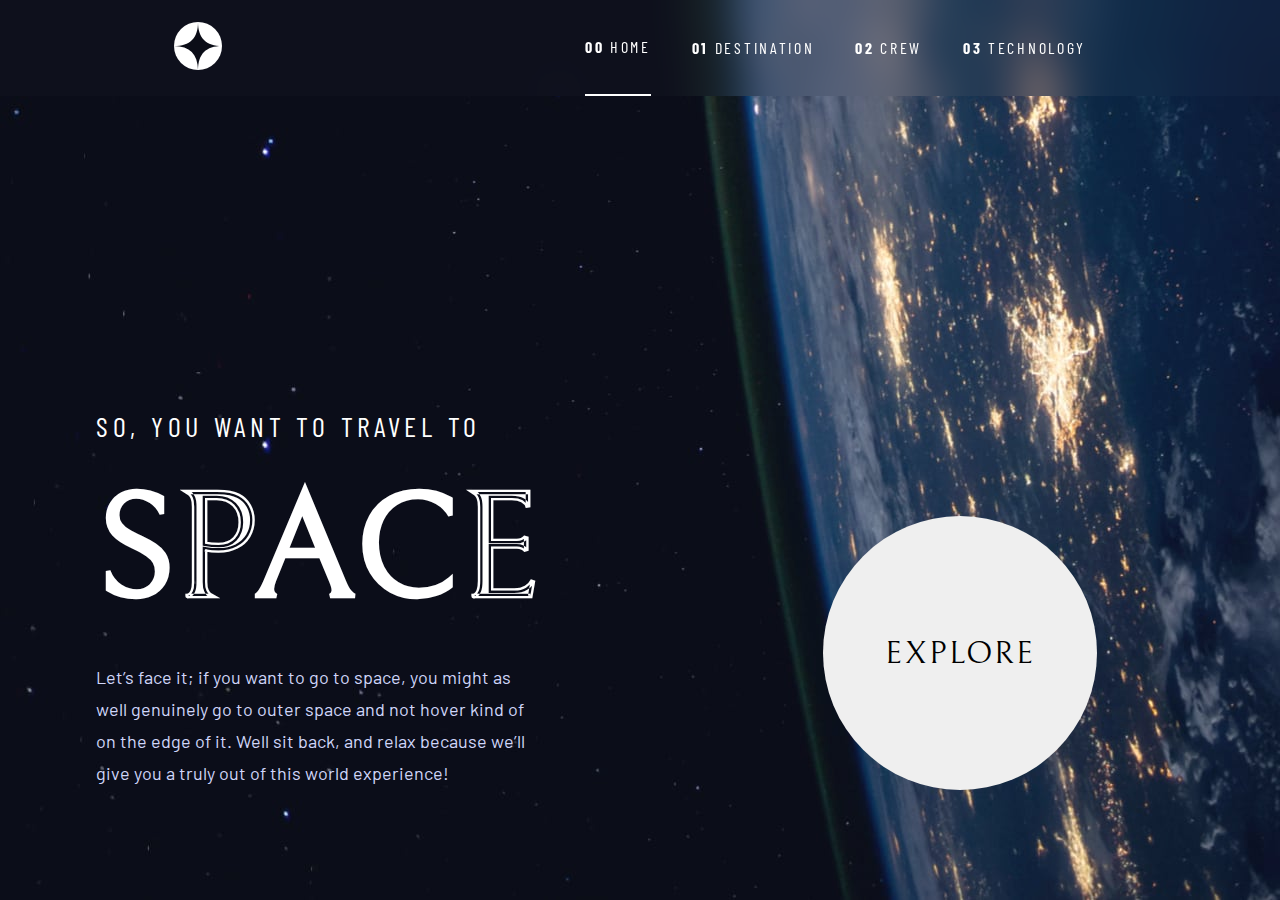
<file: index.html>
<!DOCTYPE html>
<html id="homeHtml" lang="en">
<head>
    <meta charset="UTF-8">
    <meta name="viewport" content="width=device-width, initial-scale=1.0">
    <link rel="icon" href="/assets/favicon-32x32.png">
    <link rel="stylesheet" href="styles.css">
    <link rel="preconnect" href="https://fonts.googleapis.com">
    <link rel="preconnect" href="https://fonts.gstatic.com" crossorigin>
    <link href="https://fonts.googleapis.com/css2?family=Bellefair&family=Fraunces:ital,opsz,wght@0,9..144,100..900;1,9..144,100..900&family=Montserrat:ital,wght@0,100..900;1,100..900&family=Pirata+One&display=swap" rel="stylesheet">
    <link rel="preconnect" href="https://fonts.googleapis.com">
    <link rel="preconnect" href="https://fonts.gstatic.com" crossorigin>
    <link href="https://fonts.googleapis.com/css2?family=Barlow+Condensed:ital,wght@0,100;0,200;0,300;0,400;0,500;0,600;0,700;0,800;0,900;1,100;1,200;1,300;1,400;1,500;1,600;1,700;1,800;1,900&family=Bellefair&family=Fraunces:ital,opsz,wght@0,9..144,100..900;1,9..144,100..900&family=Montserrat:ital,wght@0,100..900;1,100..900&family=Pirata+One&display=swap" rel="stylesheet">
    <link rel="preconnect" href="https://fonts.googleapis.com">
    <link rel="preconnect" href="https://fonts.gstatic.com" crossorigin>
    <link href="https://fonts.googleapis.com/css2?family=Barlow+Condensed:ital,wght@0,100;0,200;0,300;0,400;0,500;0,600;0,700;0,800;0,900;1,100;1,200;1,300;1,400;1,500;1,600;1,700;1,800;1,900&family=Barlow:ital,wght@0,100;0,200;0,300;0,400;0,500;0,600;0,700;0,800;0,900;1,100;1,200;1,300;1,400;1,500;1,600;1,700;1,800;1,900&family=Bellefair&family=Fraunces:ital,opsz,wght@0,9..144,100..900;1,9..144,100..900&family=Montserrat:ital,wght@0,100..900;1,100..900&family=Pirata+One&display=swap" rel="stylesheet">
    <title>Space Tourism</title>
</head>
<body>
    <header id="myHeader">
        <div id="navbar">
            <div id="logo">
                <svg xmlns="http://www.w3.org/2000/svg" width="48" height="48"><g fill="none" fill-rule="evenodd"><circle cx="24" cy="24" r="24" fill="#FFF"/><path fill="#0B0D17" d="M24 0c0 16-8 24-24 24 15.718.114 23.718 8.114 24 24 0-16 8-24 24-24-16 0-24-8-24-24z"/></g></svg>
            </div>
            <ul>
                <li style="border-bottom: 2px solid white;"><a href="/index.html"><span class="bold">00</span> HOME</a></li>
                <li ><a href="./Destination.html"><span class="bold">01</span> DESTINATION</a></li>
                <li><a href="./Crew.html"><span class="bold">02</span> CREW</a></li>
                <li><a href="./Technology.html"><span class="bold">03</span> TECHNOLOGY</a></li>
            </ul>
        </div>
    </header>
    <main id="indexMain">
        <div id="container">
            <div id="homeContent">
                <h5>SO, YOU WANT TO TRAVEL TO</h5>
                <h1>SPACE</h1>
                <p>Let’s face it; if you want to go to space, you might as well genuinely go to outer space and not hover kind of on the edge of it. Well sit back, and relax because we’ll give you a truly out of this world experience!</p>
            </div>
        </div>
        <button onclick="location.href = './Destination.html'" id="exploreBtn">EXPLORE</button>
    </main>
</body>
</html>
</file>
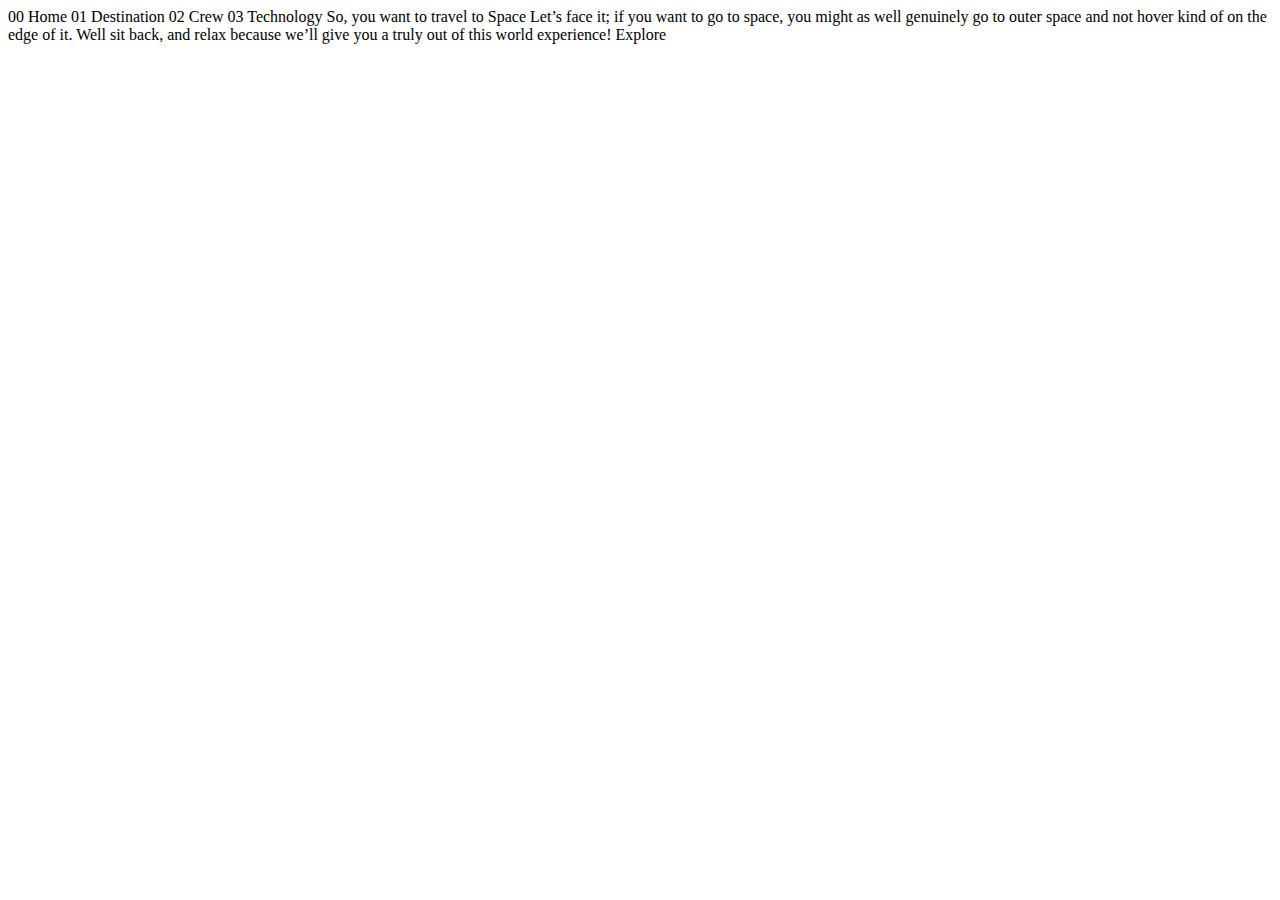
<file: space-tourism-website-main/starter-code/index.html>
<!DOCTYPE html>
<html lang="en">
<head>
  <meta charset="UTF-8">
  <meta name="viewport" content="width=device-width, initial-scale=1.0">

  <link rel="icon" type="image/png" sizes="32x32" href="./assets/favicon-32x32.png">
  
  <title>Frontend Mentor | Space tourism website</title>
</head>
<body>

  00 Home
  01 Destination
  02 Crew
  03 Technology

  So, you want to travel to
  Space
  Let’s face it; if you want to go to space, you might as well genuinely go to 
  outer space and not hover kind of on the edge of it. Well sit back, and relax 
  because we’ll give you a truly out of this world experience!

  Explore

</body>
</html>
</file>
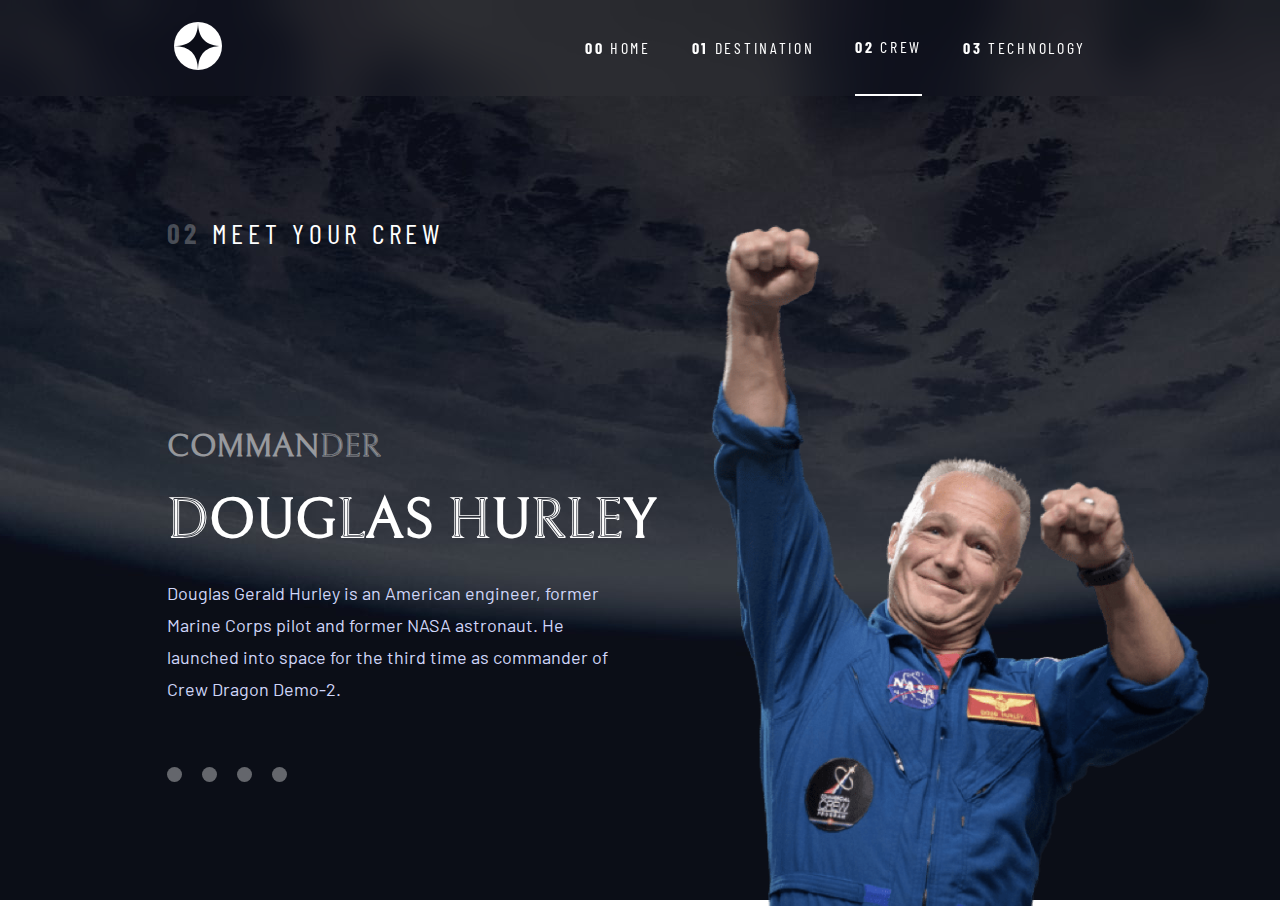
<file: Crew.html>
<!DOCTYPE html>
<html id="crewHtml" lang="en">
<head>
    <meta charset="UTF-8">
    <meta name="viewport" content="width=device-width, initial-scale=1.0">
    <link rel="icon" href="/assets/favicon-32x32.png">
    <link rel="stylesheet" href="styles.css">
    <link rel="preconnect" href="https://fonts.googleapis.com">
    <link rel="preconnect" href="https://fonts.gstatic.com" crossorigin>
    <link href="https://fonts.googleapis.com/css2?family=Bellefair&family=Fraunces:ital,opsz,wght@0,9..144,100..900;1,9..144,100..900&family=Montserrat:ital,wght@0,100..900;1,100..900&family=Pirata+One&display=swap" rel="stylesheet">
    <link rel="preconnect" href="https://fonts.googleapis.com">
    <link rel="preconnect" href="https://fonts.gstatic.com" crossorigin>
    <link href="https://fonts.googleapis.com/css2?family=Barlow+Condensed:ital,wght@0,100;0,200;0,300;0,400;0,500;0,600;0,700;0,800;0,900;1,100;1,200;1,300;1,400;1,500;1,600;1,700;1,800;1,900&family=Bellefair&family=Fraunces:ital,opsz,wght@0,9..144,100..900;1,9..144,100..900&family=Montserrat:ital,wght@0,100..900;1,100..900&family=Pirata+One&display=swap" rel="stylesheet">
    <link rel="preconnect" href="https://fonts.googleapis.com">
    <link rel="preconnect" href="https://fonts.gstatic.com" crossorigin>
    <link href="https://fonts.googleapis.com/css2?family=Barlow+Condensed:ital,wght@0,100;0,200;0,300;0,400;0,500;0,600;0,700;0,800;0,900;1,100;1,200;1,300;1,400;1,500;1,600;1,700;1,800;1,900&family=Barlow:ital,wght@0,100;0,200;0,300;0,400;0,500;0,600;0,700;0,800;0,900;1,100;1,200;1,300;1,400;1,500;1,600;1,700;1,800;1,900&family=Bellefair&family=Fraunces:ital,opsz,wght@0,9..144,100..900;1,9..144,100..900&family=Montserrat:ital,wght@0,100..900;1,100..900&family=Pirata+One&display=swap" rel="stylesheet">
    <title>Space Tourism | Crew</title>
</head>
<body id="crewBody">
    <header id="myHeader">
        <div id="navbar">
            <div id="logo">
                <svg xmlns="http://www.w3.org/2000/svg" width="48" height="48"><g fill="none" fill-rule="evenodd"><circle cx="24" cy="24" r="24" fill="#FFF"/><path fill="#0B0D17" d="M24 0c0 16-8 24-24 24 15.718.114 23.718 8.114 24 24 0-16 8-24 24-24-16 0-24-8-24-24z"/></g></svg>
            </div>
            <ul>
                <li><a href="./index.html"><span class="bold">00</span> HOME</a></li>
                <li><a href="./Destination.html"><span class="bold">01</span> DESTINATION</a></li>
                <li style="border-bottom: 2px solid white;"><a href="./Crew.html"><span class="bold">02</span> CREW</a></li>
                <li><a href="./Technology.html"><span class="bold">03</span> TECHNOLOGY</a></li>
            </ul>
        </div>
    </header>
    <main id="crewMain">
        <div id="crewLeftContainer">
            <h5><span>02</span> MEET YOUR CREW</h5>
            <div id="crewLeftContainerContent">
                <h4 id="jobName">COMMANDER</h4>
                <h1 id="crewName">DOUGLAS HURLEY</h1>
                <p id="crewParagraph">
                    Douglas Gerald Hurley is an American engineer, former Marine Corps pilot 
                    and former NASA astronaut. He launched into space for the third time as 
                    commander of Crew Dragon Demo-2.
                </p>
            </div>
            <nav id="crewNavbar">
                <ul>
                    <li><button id="DHcrewBtn"> </button></li>
                    <li><button id="MScrewBtn"> </button></li>
                    <li><button id="VGcrewBtn"> </button></li>
                    <li><button id="AAcrewBtn"> </button></li>
                </ul>
            </nav>
        </div>
        <div id="crewRightContainer">
            <img id="crewImage" src="/assets/crew/image-douglas-hurley.png" alt="image">
        </div>
    </main>
    <Script src="./Crew.js"></Script>
</body>
</html>
</file>
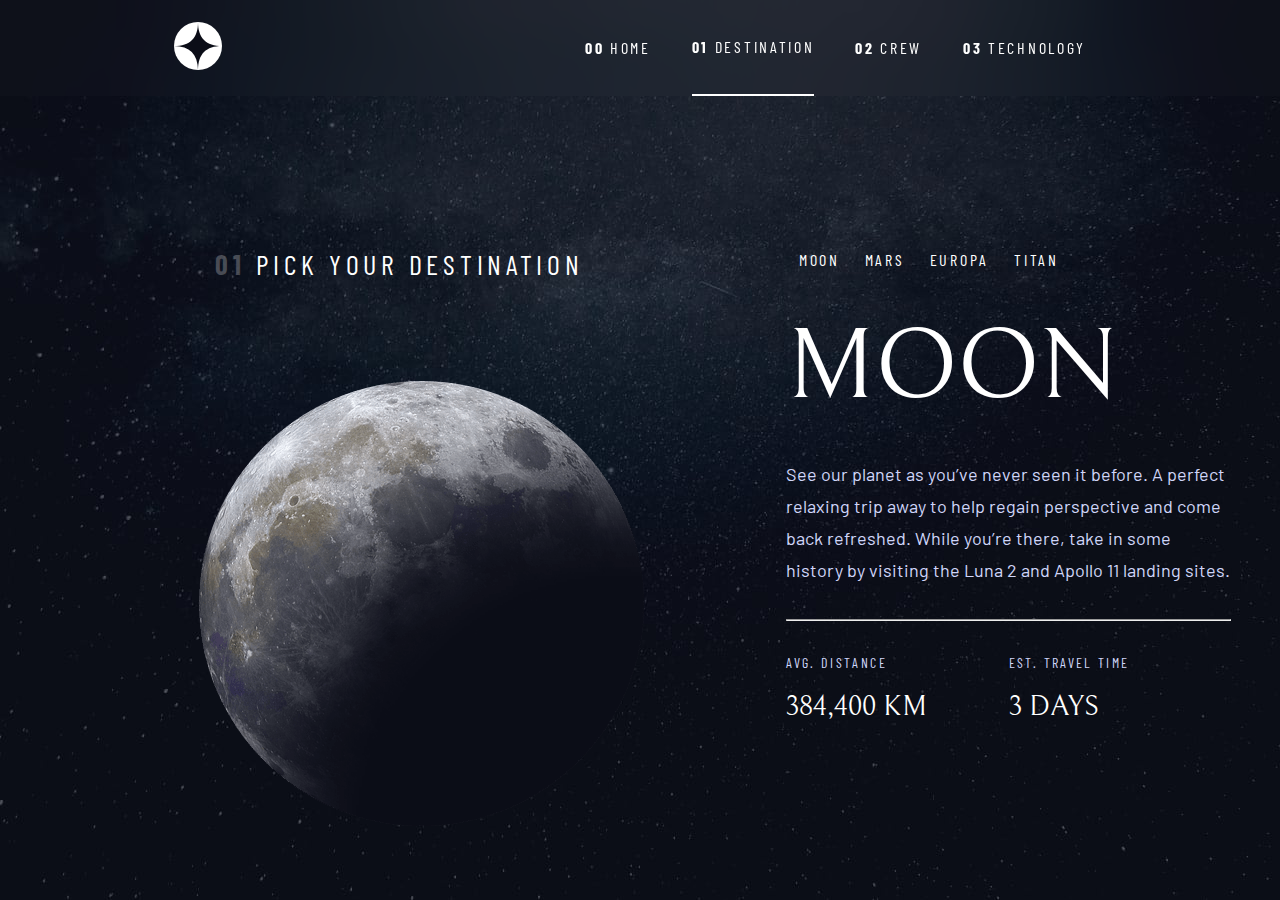
<file: Destination.html>
<!DOCTYPE html>
<html id="destinationHtml" lang="en">
<head>
    <meta charset="UTF-8">
    <meta name="viewport" content="width=device-width, initial-scale=1.0">
    <link rel="icon" href="/assets/favicon-32x32.png">
    <link rel="stylesheet" href="styles.css">
    <link rel="preconnect" href="https://fonts.googleapis.com">
    <link rel="preconnect" href="https://fonts.gstatic.com" crossorigin>
    <link href="https://fonts.googleapis.com/css2?family=Bellefair&family=Fraunces:ital,opsz,wght@0,9..144,100..900;1,9..144,100..900&family=Montserrat:ital,wght@0,100..900;1,100..900&family=Pirata+One&display=swap" rel="stylesheet">
    <link rel="preconnect" href="https://fonts.googleapis.com">
    <link rel="preconnect" href="https://fonts.gstatic.com" crossorigin>
    <link href="https://fonts.googleapis.com/css2?family=Barlow+Condensed:ital,wght@0,100;0,200;0,300;0,400;0,500;0,600;0,700;0,800;0,900;1,100;1,200;1,300;1,400;1,500;1,600;1,700;1,800;1,900&family=Bellefair&family=Fraunces:ital,opsz,wght@0,9..144,100..900;1,9..144,100..900&family=Montserrat:ital,wght@0,100..900;1,100..900&family=Pirata+One&display=swap" rel="stylesheet">
    <link rel="preconnect" href="https://fonts.googleapis.com">
    <link rel="preconnect" href="https://fonts.gstatic.com" crossorigin>
    <link href="https://fonts.googleapis.com/css2?family=Barlow+Condensed:ital,wght@0,100;0,200;0,300;0,400;0,500;0,600;0,700;0,800;0,900;1,100;1,200;1,300;1,400;1,500;1,600;1,700;1,800;1,900&family=Barlow:ital,wght@0,100;0,200;0,300;0,400;0,500;0,600;0,700;0,800;0,900;1,100;1,200;1,300;1,400;1,500;1,600;1,700;1,800;1,900&family=Bellefair&family=Fraunces:ital,opsz,wght@0,9..144,100..900;1,9..144,100..900&family=Montserrat:ital,wght@0,100..900;1,100..900&family=Pirata+One&display=swap" rel="stylesheet">
    <title>Space Tourism | Destination</title>
</head>
<body id="destinationBody">
    <header id="myHeader">
        <div id="navbar">
            <div id="logo">
                <svg xmlns="http://www.w3.org/2000/svg" width="48" height="48"><g fill="none" fill-rule="evenodd"><circle cx="24" cy="24" r="24" fill="#FFF"/><path fill="#0B0D17" d="M24 0c0 16-8 24-24 24 15.718.114 23.718 8.114 24 24 0-16 8-24 24-24-16 0-24-8-24-24z"/></g></svg>
            </div>
            <ul>
                <li><a href="./index.html"><span class="bold">00</span> HOME</a></li>
                <li style="border-bottom: 2px solid white;"><a href="./Destination.html"><span class="bold">01</span> DESTINATION</a></li>
                <li><a href="./Crew.html"><span class="bold">02</span> CREW</a></li>
                <li><a href="./Technology.html"><span class="bold">03</span> TECHNOLOGY</a></li>
            </ul>
        </div>
    </header>
    <main id="destinationMain">
        <div class="leftContent">
            <h5><span>01</span> PICK YOUR DESTINATION</h5>
            <div id="image">
                <img id="planetImage" src="/assets/destination/image-moon.png" alt="moon">
            </div>
        </div>
        <div id="rightContainer">
            <nav id="destinationNavbar">
                <ul>
                    <li><button class="button" id="moonBtn">MOON</button></li>
                    <li><button class="button" id="marsBtn">MARS</button></li>
                    <li><button class="button" id="europaBtn">EUROPA</button></li>
                    <li><button class="button" id="titanBtn">TITAN</button></li>
                </ul>
            </nav>
            <div id="title"><h2 id="titleOfPlanet">MOON</h2></div>
                <div id="paragraph">
                    <p id="paragraphOfPlanet">
                        See our planet as you’ve never seen it before. A perfect relaxing trip away to help regain perspective and come back refreshed. While you’re there, take in some history by visiting the Luna 2 and Apollo 11 landing sites.
                    </p>
                </div>
                <hr>
            <div id="avgAndEst">
                    <div id="avg">
                        <h6>AVG. DISTANCE</h6>
                        <P id="distance">384,400 KM</P>
                    </div>
                    <div id="est">
                        <h6>EST. TRAVEL TIME</h6>
                        <p id="time">3 DAYS</p>
                    </div>
            </div>
        </div>
    </main>
    <script src="./Destination.js"></script>
</body>
</html>
</file>
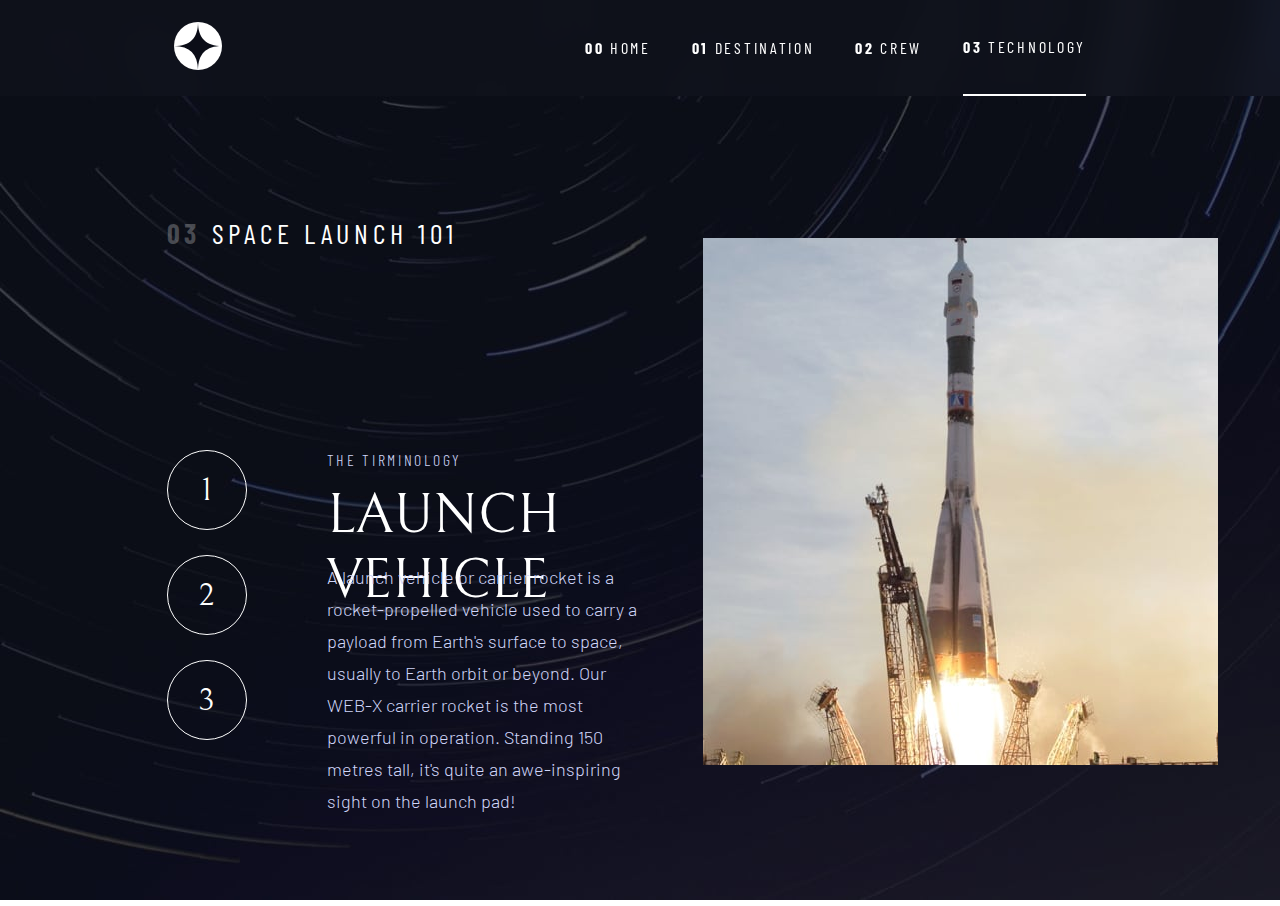
<file: Technology.html>
<!DOCTYPE html>
<html id="technologyHtml" lang="en">
<head>
    <meta charset="UTF-8">
    <meta name="viewport" content="width=device-width, initial-scale=1.0">
    <link rel="icon" href="/assets/favicon-32x32.png">
    <link rel="stylesheet" href="styles.css">
    <link rel="preconnect" href="https://fonts.googleapis.com">
    <link rel="preconnect" href="https://fonts.gstatic.com" crossorigin>
    <link href="https://fonts.googleapis.com/css2?family=Bellefair&family=Fraunces:ital,opsz,wght@0,9..144,100..900;1,9..144,100..900&family=Montserrat:ital,wght@0,100..900;1,100..900&family=Pirata+One&display=swap" rel="stylesheet">
    <link rel="preconnect" href="https://fonts.googleapis.com">
    <link rel="preconnect" href="https://fonts.gstatic.com" crossorigin>
    <link href="https://fonts.googleapis.com/css2?family=Barlow+Condensed:ital,wght@0,100;0,200;0,300;0,400;0,500;0,600;0,700;0,800;0,900;1,100;1,200;1,300;1,400;1,500;1,600;1,700;1,800;1,900&family=Bellefair&family=Fraunces:ital,opsz,wght@0,9..144,100..900;1,9..144,100..900&family=Montserrat:ital,wght@0,100..900;1,100..900&family=Pirata+One&display=swap" rel="stylesheet">
    <link rel="preconnect" href="https://fonts.googleapis.com">
    <link rel="preconnect" href="https://fonts.gstatic.com" crossorigin>
    <link href="https://fonts.googleapis.com/css2?family=Barlow+Condensed:ital,wght@0,100;0,200;0,300;0,400;0,500;0,600;0,700;0,800;0,900;1,100;1,200;1,300;1,400;1,500;1,600;1,700;1,800;1,900&family=Barlow:ital,wght@0,100;0,200;0,300;0,400;0,500;0,600;0,700;0,800;0,900;1,100;1,200;1,300;1,400;1,500;1,600;1,700;1,800;1,900&family=Bellefair&family=Fraunces:ital,opsz,wght@0,9..144,100..900;1,9..144,100..900&family=Montserrat:ital,wght@0,100..900;1,100..900&family=Pirata+One&display=swap" rel="stylesheet">
    <title>Space Tourism | Technology</title>
</head>
<body id="TechnologyBody">
    <header id="myHeader">
        <div id="navbar">
            <div id="logo">
                <svg xmlns="http://www.w3.org/2000/svg" width="48" height="48"><g fill="none" fill-rule="evenodd"><circle cx="24" cy="24" r="24" fill="#FFF"/><path fill="#0B0D17" d="M24 0c0 16-8 24-24 24 15.718.114 23.718 8.114 24 24 0-16 8-24 24-24-16 0-24-8-24-24z"/></g></svg>
            </div>
            <ul>
                <li><a href="./index.html"><span class="bold">00</span> HOME</a></li>
                <li><a href="./Destination.html"><span class="bold">01</span> DESTINATION</a></li>
                <li><a href="./Crew.html"><span class="bold">02</span> CREW</a></li>
                <li style="border-bottom: 2px solid white;"><a href="./Technology.html"><span class="bold">03</span> TECHNOLOGY</a></li>
            </ul>
        </div>
    </header>
    <main id="TechnologyMain">
        <div id="techLeftContainer">
            <div id="myH5">
                <h5><span>03</span> SPACE LAUNCH 101</h5>
            </div>
            <div id="techLeftContainercontent">
                <nav id="techNavbar">
                    <ul>
                        <li><button id="techBtn1">1</button></li>
                        <li><button id="techBtn2">2</button></li>
                        <li><button id="techBtn3">3</button></li>
                    </ul>
                </nav>
                <div id="techLeftContainercontentText">
                    <h6>THE TIRMINOLOGY</h6>
                    <h2 id="techType">LAUNCH VEHICLE</h2>
                    <p id="techTypeParagraph">A launch vehicle or carrier rocket is a rocket-propelled vehicle used to carry a payload from Earth's surface to space, usually to Earth orbit or beyond. Our WEB-X carrier rocket is the most powerful in operation. Standing 150 metres tall, it's quite an awe-inspiring sight on the launch pad!</p>
                </div>
            </div>
        </div>
        <div id="techRightContainer">
            <img id="techImage" src="/assets/technology/image-launch-vehicle-portrait.jpg" alt="tech">
        </div>
    </main>
    <script src="./Technology.js"></script>
</body>
</html>
</file>
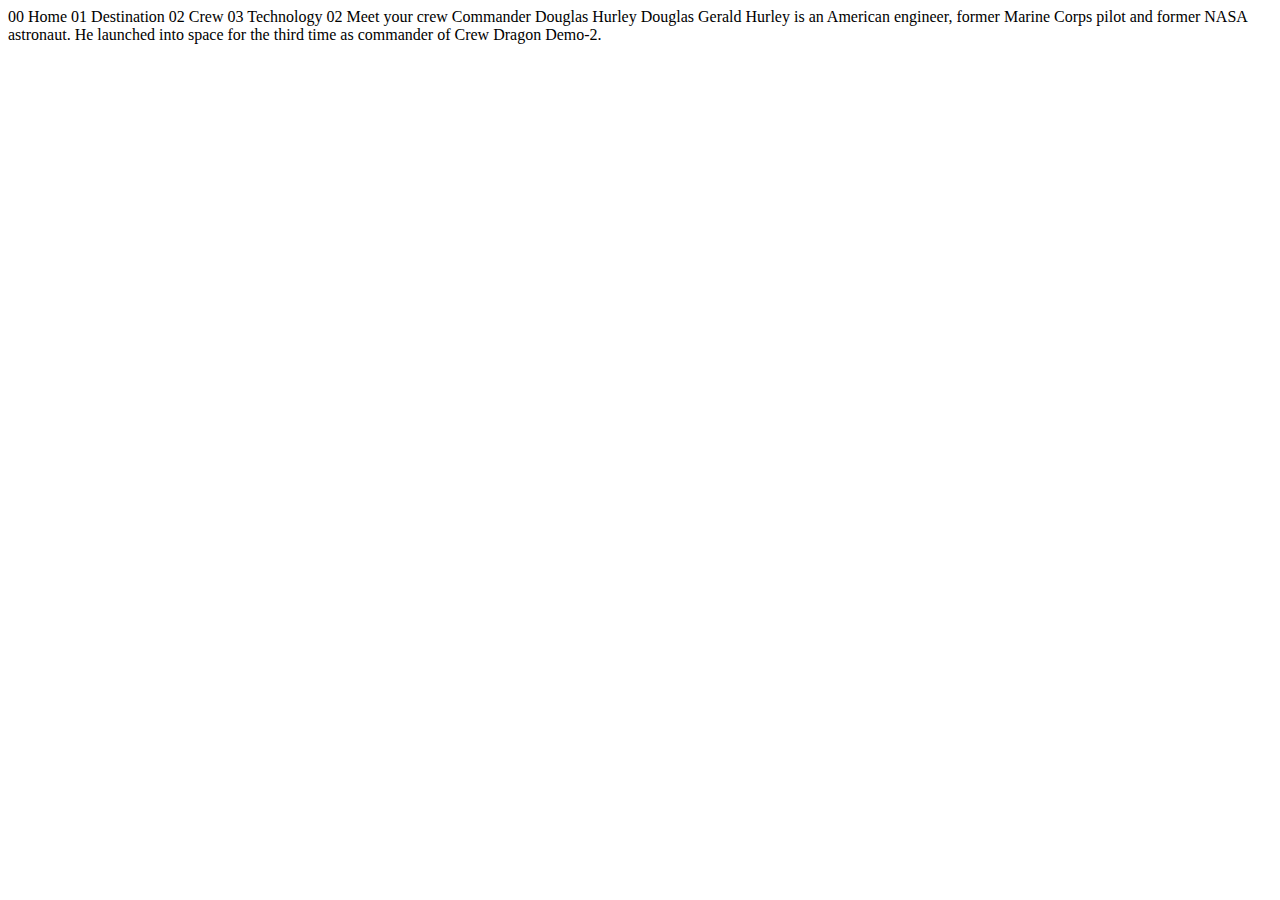
<file: space-tourism-website-main/starter-code/crew-commander.html>
<!DOCTYPE html>
<html lang="en">
<head>
  <meta charset="UTF-8">
  <meta name="viewport" content="width=device-width, initial-scale=1.0">

  <link rel="icon" type="image/png" sizes="32x32" href="./assets/favicon-32x32.png">
  
  <title>Frontend Mentor | Space tourism website</title>
</head>
<body>

  00 Home
  01 Destination
  02 Crew
  03 Technology

  02 Meet your crew

  Commander
  Douglas Hurley

  Douglas Gerald Hurley is an American engineer, former Marine Corps pilot 
  and former NASA astronaut. He launched into space for the third time as 
  commander of Crew Dragon Demo-2.
</body>
</html>
</file>
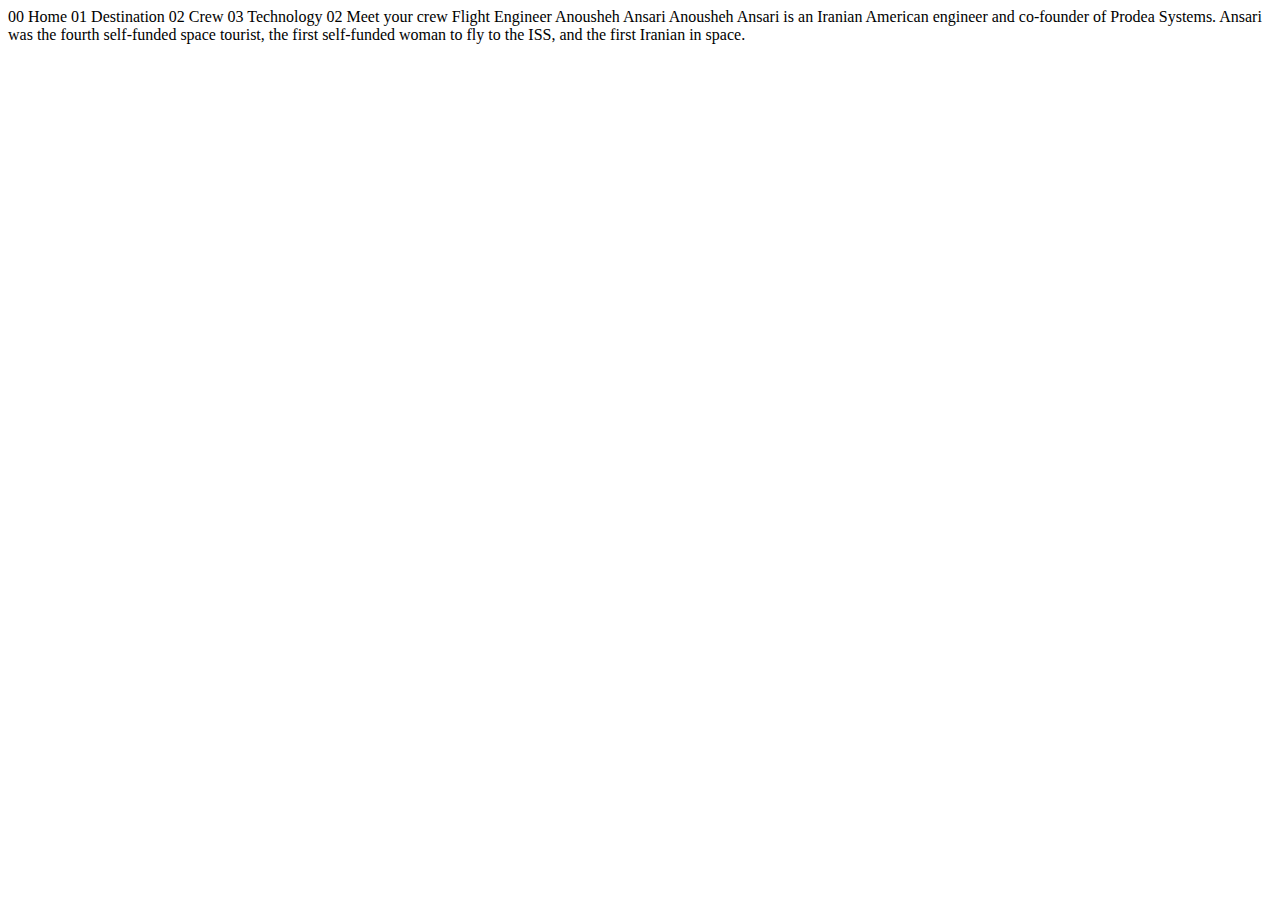
<file: space-tourism-website-main/starter-code/crew-engineer.html>
<!DOCTYPE html>
<html lang="en">
<head>
  <meta charset="UTF-8">
  <meta name="viewport" content="width=device-width, initial-scale=1.0">

  <link rel="icon" type="image/png" sizes="32x32" href="./assets/favicon-32x32.png">
  
  <title>Frontend Mentor | Space tourism website</title>
</head>
<body>

  00 Home
  01 Destination
  02 Crew
  03 Technology

  02 Meet your crew

  Flight Engineer
  Anousheh Ansari

  Anousheh Ansari is an Iranian American engineer and co-founder of Prodea Systems. 
  Ansari was the fourth self-funded space tourist, the first self-funded woman to 
  fly to the ISS, and the first Iranian in space. 
</body>
</html>
</file>
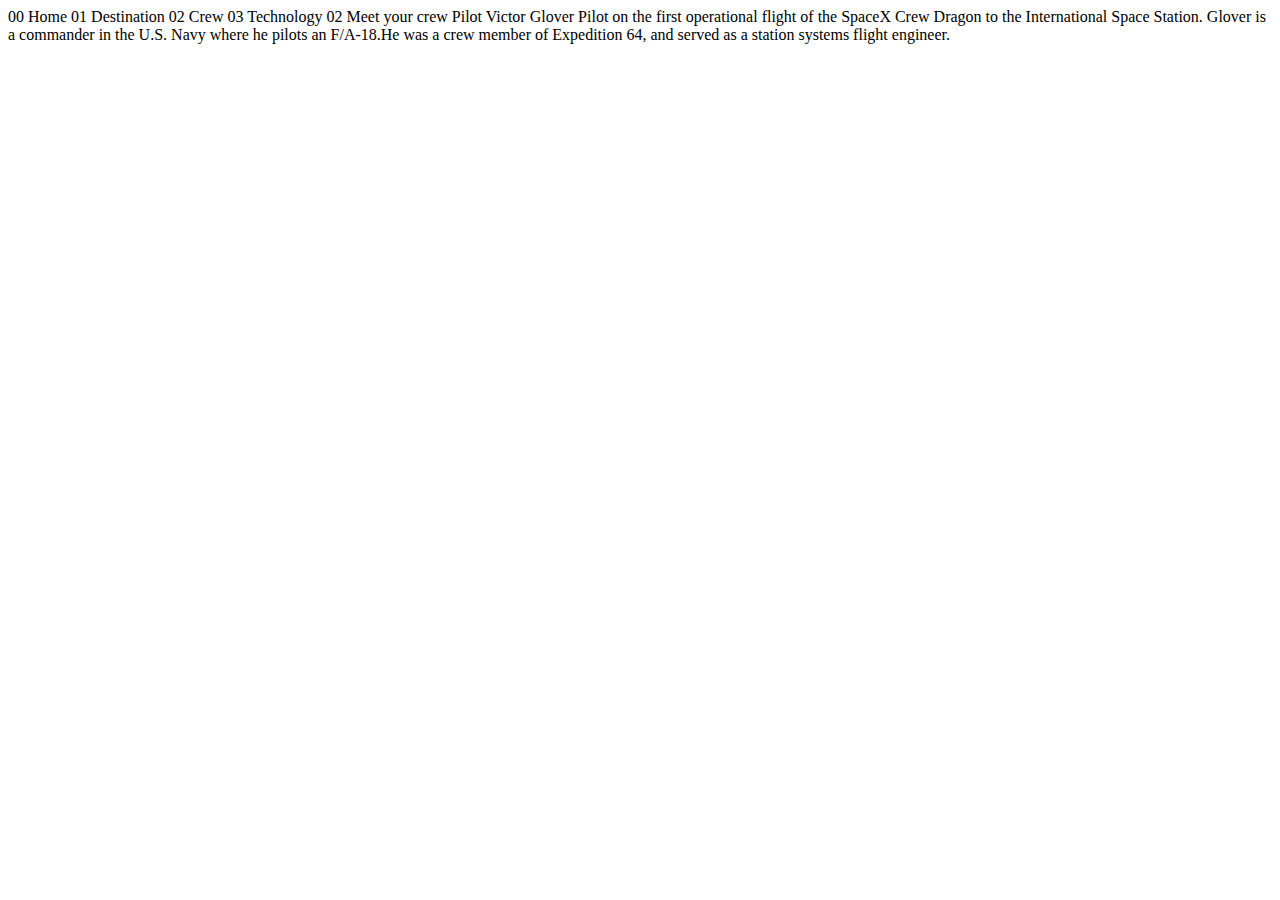
<file: space-tourism-website-main/starter-code/crew-pilot.html>
<!DOCTYPE html>
<html lang="en">
<head>
  <meta charset="UTF-8">
  <meta name="viewport" content="width=device-width, initial-scale=1.0">

  <link rel="icon" type="image/png" sizes="32x32" href="./assets/favicon-32x32.png">
  
  <title>Frontend Mentor | Space tourism website</title>
</head>
<body>

  00 Home
  01 Destination
  02 Crew
  03 Technology

  02 Meet your crew

  Pilot
  Victor Glover

  Pilot on the first operational flight of the SpaceX Crew Dragon to the 
  International Space Station. Glover is a commander in the U.S. Navy where 
  he pilots an F/A-18.He was a crew member of Expedition 64, and served as a 
  station systems flight engineer. 
</body>
</html>
</file>
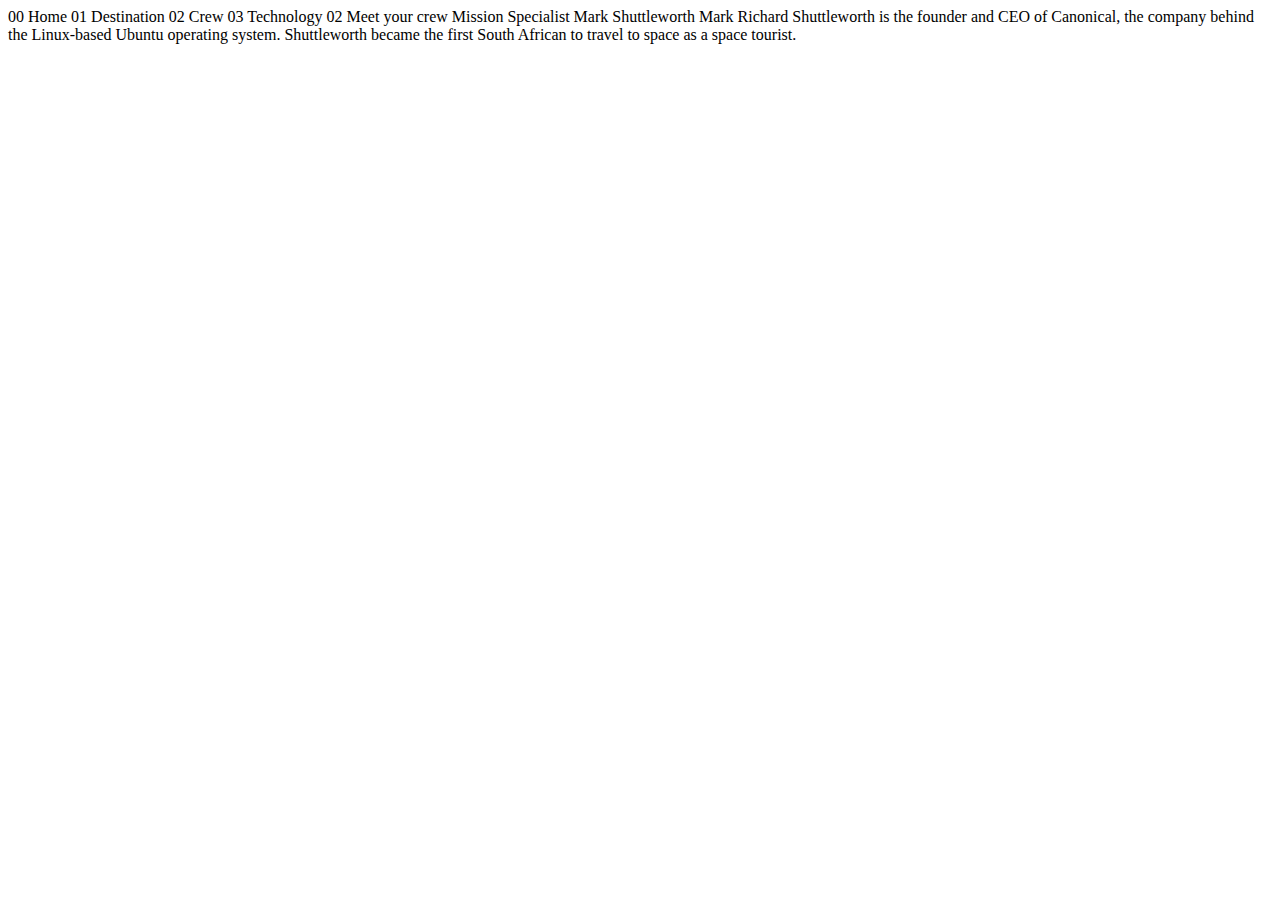
<file: space-tourism-website-main/starter-code/crew-specialist.html>
<!DOCTYPE html>
<html lang="en">
<head>
  <meta charset="UTF-8">
  <meta name="viewport" content="width=device-width, initial-scale=1.0">

  <link rel="icon" type="image/png" sizes="32x32" href="./assets/favicon-32x32.png">
  
  <title>Frontend Mentor | Space tourism website</title>
</head>
<body>

  00 Home
  01 Destination
  02 Crew
  03 Technology

  02 Meet your crew

  Mission Specialist
  Mark Shuttleworth

  Mark Richard Shuttleworth is the founder and CEO of Canonical, the company behind 
  the Linux-based Ubuntu operating system. Shuttleworth became the first South 
  African to travel to space as a space tourist.
</body>
</html>
</file>
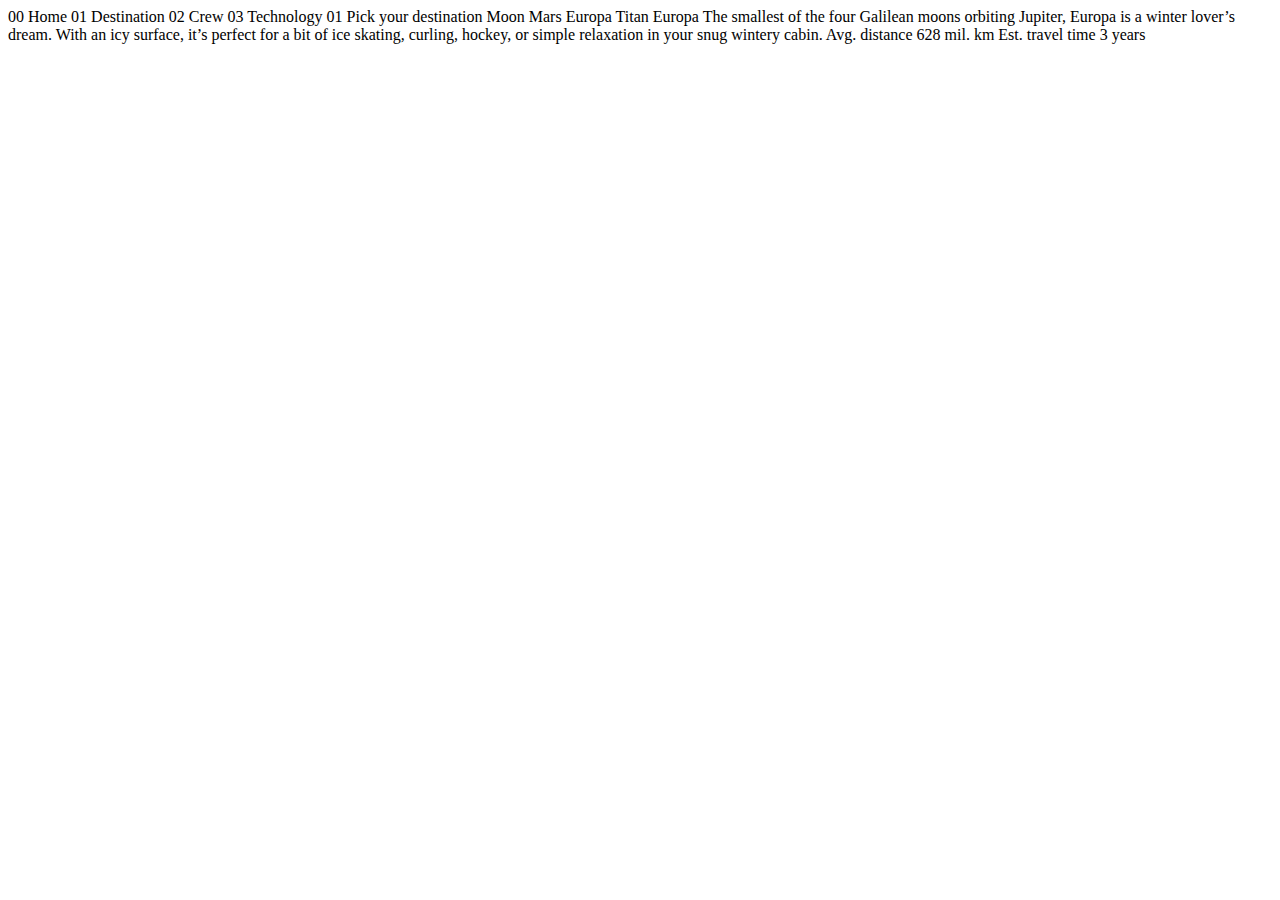
<file: space-tourism-website-main/starter-code/destination-europa.html>
<!DOCTYPE html>
<html lang="en">
<head>
  <meta charset="UTF-8">
  <meta name="viewport" content="width=device-width, initial-scale=1.0">

  <link rel="icon" type="image/png" sizes="32x32" href="./assets/favicon-32x32.png">
  
  <title>Frontend Mentor | Space tourism website</title>
</head>
<body>

  00 Home
  01 Destination
  02 Crew
  03 Technology

  01 Pick your destination

  Moon
  Mars
  Europa
  Titan

  Europa

  The smallest of the four Galilean moons orbiting Jupiter, Europa is a 
  winter lover’s dream. With an icy surface, it’s perfect for a bit of 
  ice skating, curling, hockey, or simple relaxation in your snug 
  wintery cabin.

  Avg. distance
  628 mil. km

  Est. travel time
  3 years
</body>
</html>
</file>
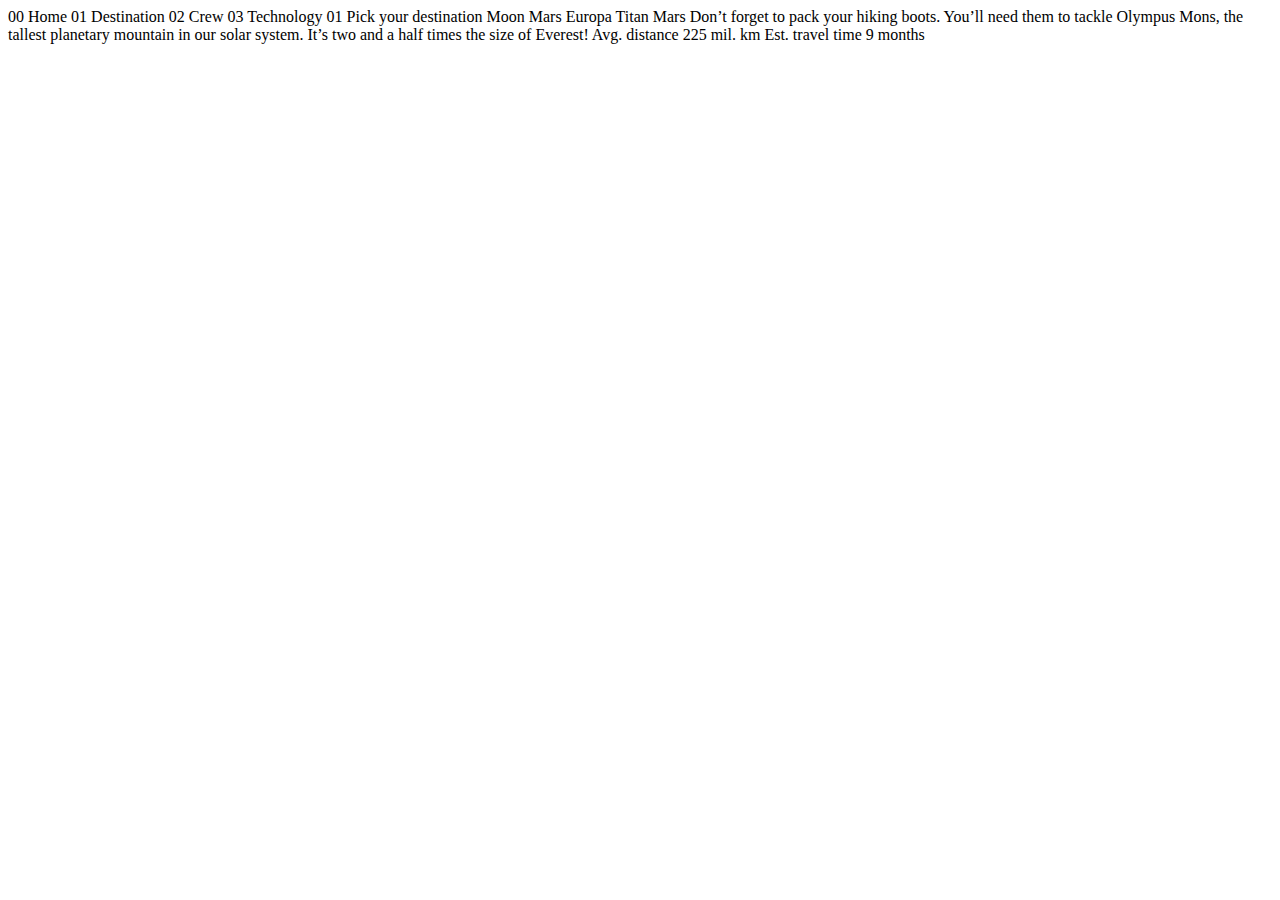
<file: space-tourism-website-main/starter-code/destination-mars.html>
<!DOCTYPE html>
<html lang="en">
<head>
  <meta charset="UTF-8">
  <meta name="viewport" content="width=device-width, initial-scale=1.0">

  <link rel="icon" type="image/png" sizes="32x32" href="./assets/favicon-32x32.png">
  
  <title>Frontend Mentor | Space tourism website</title>
</head>
<body>

  00 Home
  01 Destination
  02 Crew
  03 Technology

  01 Pick your destination

  Moon
  Mars
  Europa
  Titan

  Mars

  Don’t forget to pack your hiking boots. You’ll need them to tackle Olympus Mons, 
  the tallest planetary mountain in our solar system. It’s two and a half times 
  the size of Everest!

  Avg. distance
  225 mil. km

  Est. travel time
  9 months
</body>
</html>
</file>
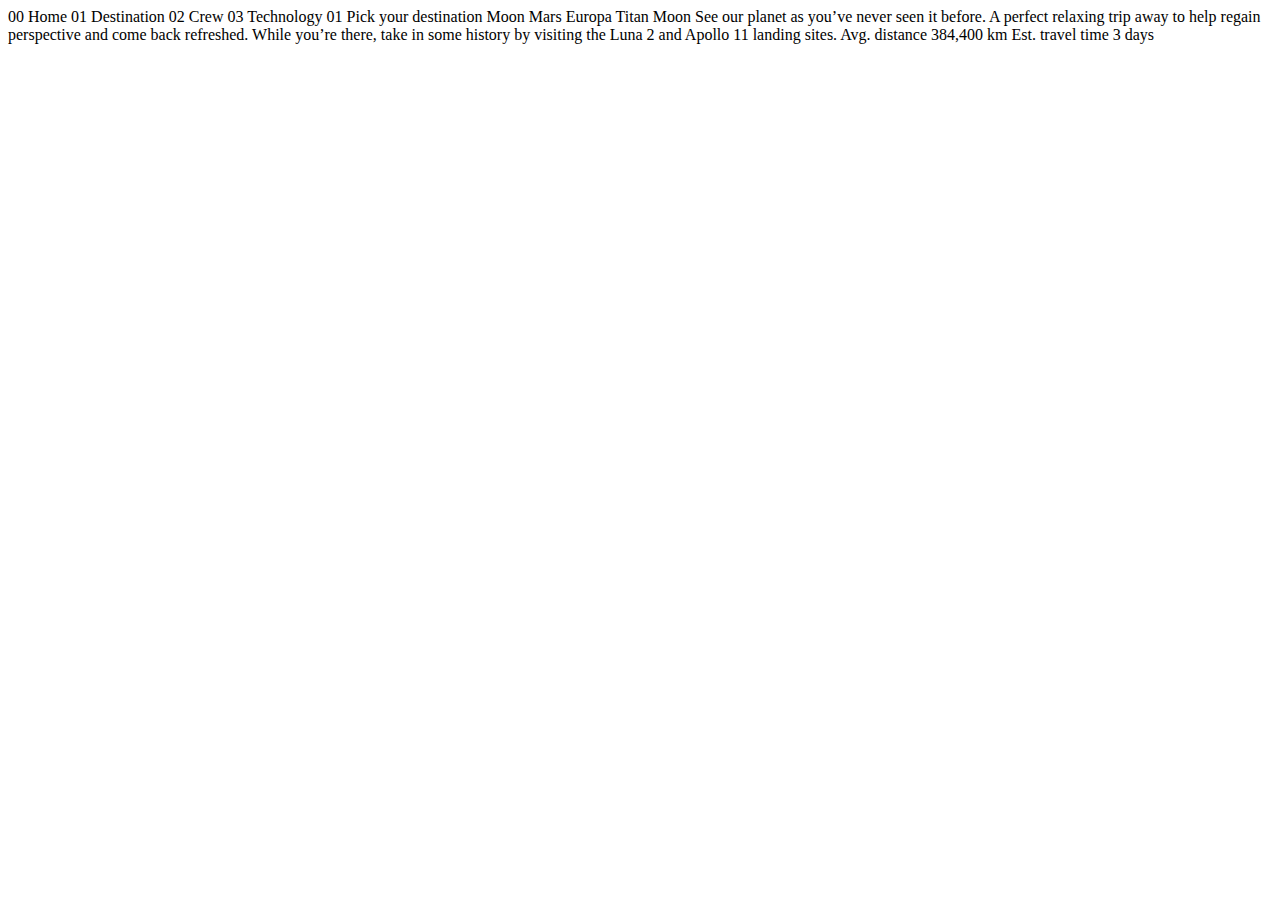
<file: space-tourism-website-main/starter-code/destination-moon.html>
<!DOCTYPE html>
<html lang="en">
<head>
  <meta charset="UTF-8">
  <meta name="viewport" content="width=device-width, initial-scale=1.0">

  <link rel="icon" type="image/png" sizes="32x32" href="./assets/favicon-32x32.png">
  
  <title>Frontend Mentor | Space tourism website</title>
</head>
<body>

  00 Home
  01 Destination
  02 Crew
  03 Technology

  01 Pick your destination

  Moon
  Mars
  Europa
  Titan

  Moon

  See our planet as you’ve never seen it before. A perfect relaxing trip away to help 
  regain perspective and come back refreshed. While you’re there, take in some history 
  by visiting the Luna 2 and Apollo 11 landing sites.

  Avg. distance
  384,400 km

  Est. travel time
  3 days
</body>
</html>
</file>
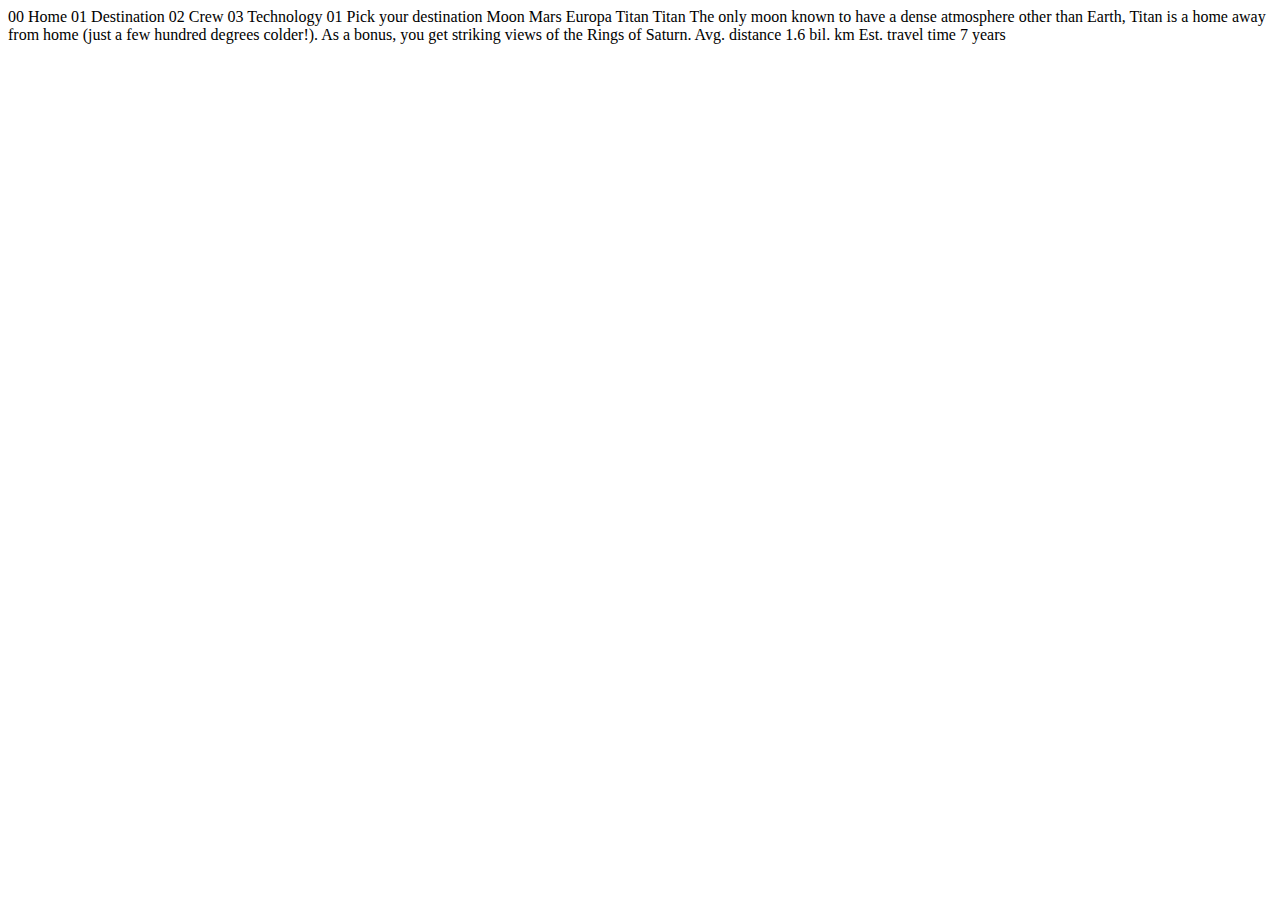
<file: space-tourism-website-main/starter-code/destination-titan.html>
<!DOCTYPE html>
<html lang="en">
<head>
  <meta charset="UTF-8">
  <meta name="viewport" content="width=device-width, initial-scale=1.0">

  <link rel="icon" type="image/png" sizes="32x32" href="./assets/favicon-32x32.png">
  
  <title>Frontend Mentor | Space tourism website</title>
</head>
<body>

  00 Home
  01 Destination
  02 Crew
  03 Technology

  01 Pick your destination

  Moon
  Mars
  Europa
  Titan

  Titan

  The only moon known to have a dense atmosphere other than Earth, Titan 
  is a home away from home (just a few hundred degrees colder!). As a 
  bonus, you get striking views of the Rings of Saturn.

  Avg. distance
  1.6 bil. km

  Est. travel time
  7 years
</body>
</html>
</file>
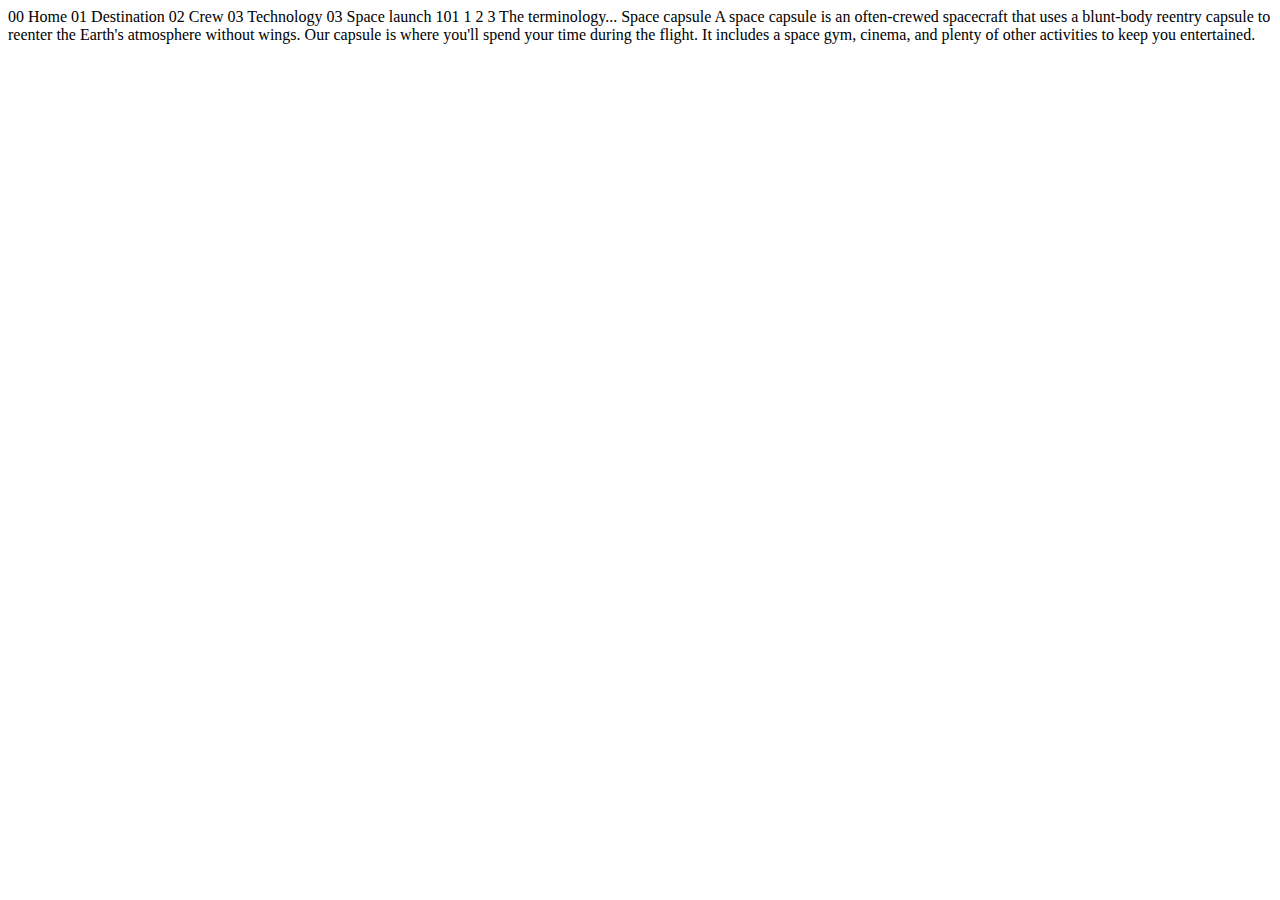
<file: space-tourism-website-main/starter-code/technology-capsule.html>
<!DOCTYPE html>
<html lang="en">
<head>
  <meta charset="UTF-8">
  <meta name="viewport" content="width=device-width, initial-scale=1.0">

  <link rel="icon" type="image/png" sizes="32x32" href="./assets/favicon-32x32.png">
  
  <title>Frontend Mentor | Space tourism website</title>
</head>
<body>

  00 Home
  01 Destination
  02 Crew
  03 Technology

  03 Space launch 101

  1
  2
  3

  The terminology...
  Space capsule

  A space capsule is an often-crewed spacecraft that uses a blunt-body reentry 
  capsule to reenter the Earth's atmosphere without wings. Our capsule is where 
  you'll spend your time during the flight. It includes a space gym, cinema, 
  and plenty of other activities to keep you entertained.
</body>
</html>
</file>
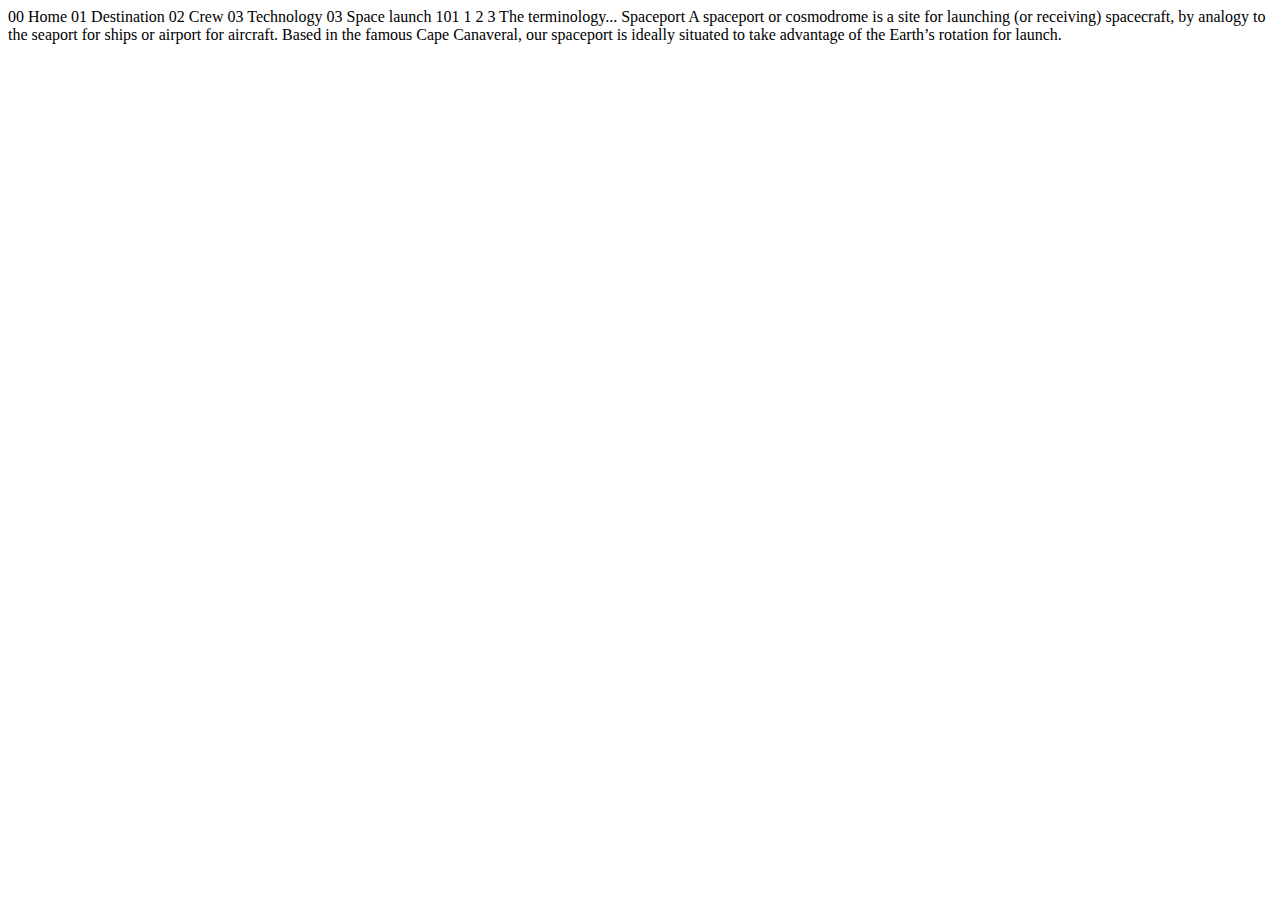
<file: space-tourism-website-main/starter-code/technology-spaceport.html>
<!DOCTYPE html>
<html lang="en">
<head>
  <meta charset="UTF-8">
  <meta name="viewport" content="width=device-width, initial-scale=1.0">

  <link rel="icon" type="image/png" sizes="32x32" href="./assets/favicon-32x32.png">
  
  <title>Frontend Mentor | Space tourism website</title>
</head>
<body>

  00 Home
  01 Destination
  02 Crew
  03 Technology

  03 Space launch 101

  1
  2
  3

  The terminology...
  Spaceport

  A spaceport or cosmodrome is a site for launching (or receiving) spacecraft, 
  by analogy to the seaport for ships or airport for aircraft. Based in the 
  famous Cape Canaveral, our spaceport is ideally situated to take advantage 
  of the Earth’s rotation for launch.
</body>
</html>
</file>
<file: styles.css>
.bellefair-regular {
    font-family: "Bellefair", serif;
    font-weight: 400;
    font-style: normal;
}

.barlow-condensed-regular {
    font-family: "Barlow Condensed", sans-serif;
    font-weight: 400;
    font-style: normal;
}

.barlow-regular {
    font-family: "Barlow", sans-serif;
    font-weight: 400;
    font-style: normal;
}

*{
    margin: 0;
    padding: 0;
    box-sizing: border-box;
}

html{
    width: 100%;
}

#homeHtml{
    background-image: url(/assets/home/background-home-desktop.jpg);
    background-size: cover;
    background-position: center;
    background-attachment: fixed;
    background-repeat: no-repeat;
}

#destinationHtml{
    background-image: url(/assets/destination/background-destination-desktop.jpg);
    background-size: cover;
    background-position: center;
    background-attachment: fixed;
    background-repeat: no-repeat;
}

#crewHtml{
    background-image: url(/assets/crew/background-crew-desktop.jpg);
    background-size: cover;
    background-position: center;
    background-attachment: fixed;
    background-repeat: no-repeat;
}

#technologyHtml{
    background-image: url(/assets/technology/background-technology-desktop.jpg);
    background-size: cover;
    background-position: center;
    background-attachment: fixed;
    background-repeat: no-repeat;
}

body{
    height: 100vh;
}

#myHeader{
    display: flex;
    justify-content: space-between;
    align-items: center;
    height: 96px;
    width: 100%px;

}

#navbar{
    border: 2px solid transparent;
    width: 100%;
    height: 96px;
    display: flex;
    justify-content: space-around;
    align-items: center;
    background-color: #ffffff04;
    backdrop-filter: blur(20px);
}


#navbar ul{
    display: flex;
    justify-content: space-around;
    align-items: center;
    width: 542px;
    height: 19px;
}

#navbar li{
    padding: 37px 0 37px 0;
    a{
        text-decoration: none;
        color: white;
        font-family: "Barlow Condensed";
        font-size: 16px;
        letter-spacing: 2.7px;
        padding: 37px 0 37px 0;
    }
    .bold{
        font-weight: bold;
    }
    list-style: none;
}

#navbar li:hover{
    border-bottom: 2px solid rgb(177, 177, 177);
}

main{
    width: 100%;
    display: flex;
}

#container{
    width: 50%;
    display: flex;
    justify-content: center;
    align-items: flex-end;
}

#homeContent{
    display: flex;
    flex-direction: column;
    justify-content: space-between;
    color: white;
    width: 450px;
    height: 382px;
    /* margin: 327px 0 0 150px; */
    border: 1px solid transparent;
    h5{
        font-family: "Barlow Condensed";
        font-size: 28px;
        font-weight: normal;
        letter-spacing: 4.72px;
    }
    h1{
        font-family: "Bellefair";
        font-size: 150px;
    }
    p{
        font-family: "Barlow";
        font-size: 18px;
        color: #D0D6F9;
        line-height: 32px;
    }
}

#exploreBtn{
    border: none;
    width: 274px;
    height: 274px;
    border-radius: 50%;
    /* margin: 420px 0 0 800px; */
    margin: auto;
    margin-top: 420px;
    font-size: 32px;
    font-family: "Bellefair";
    letter-spacing: 2px;
    transition: 0.2s ease;
}

#exploreBtn:hover{
    cursor: pointer;
    background-color: rgba(255, 255, 255, 0.3);
    backdrop-filter: blur(10px);
    transform: scale(1.2);
}

/*Destination css*/

#destinationBody{
    width: 100%;
}

#destinationMain{
    /* border: 2px solid red; */
    width: 100%;
    height: 85vh;
    display: flex;
}

.leftContent , #rightContainer{
    width: 50%;
    margin: auto;
    /* display: flex;
    flex-direction: column;
    justify-content: space-around; */
    /* border: 2px solid red; */
}


.leftContent h5 , #crewLeftContainer h5{
    font-family: "Barlow Condensed";
    font-size: 28px;
    font-weight: normal;
    color: white;
    letter-spacing: 4.72px;
    span{
        font-weight: bold;
        color: rgba(255, 255, 255, 0.25);
    }
    width: 382px;
    margin: 120px 0 0 166.5px;
}

#image{
    text-align: center;
    margin-top: 100px;
    margin-left: 150px;
    width: 445px;
    animation: rotate 5s linear infinite;
}

@keyframes rotate {
    from{
        transform: rotate(0deg);
    }
    to{
        transform: rotate(360deg);
    }
}

#rightContainer{
    display: flex;
    flex-direction: column;
    justify-content: space-between;
    width: 445px;
    height: 472px;
    margin: auto;
}

#destinationNavbar ul{
    display: flex;
    justify-content: space-around;
    align-items: center;
    flex-direction: row;
    width: 285px;
    height: 34px;
    list-style: none;
    button{
        border: none;
        background-color: transparent;
        font-family: "Barlow Condensed";
        font-size: 16px;
        color: white;
        letter-spacing: 2.7px;
        padding: 10px 0 10px 0;
    }
}

#destinationNavbar ul li:hover{
    border-bottom: 2px solid rgb(177, 177, 177);
}

#destinationNavbar ul li:click{
    border-bottom: 2px solid rgb(177, 177, 177);
}

#title h2{
    font-family: "Bellefair";
    font-size: 100px;
    font-weight: normal;
    color: white;
}

#paragraph p{
    font-family: "Barlow";
    color: #D0D6F9;
    font-size: 18px;
    line-height: 32px;
}

#avgAndEst{
    display: flex;
    width: 100%;
}

#avg , #est{
    width: 50%;
    height: 61px;
    color: white;
}

#avg h6, #est h6{
    font-family: "Barlow Condensed";
    font-size: 14px;
    font-weight: normal;
    letter-spacing: 2.36px;
    color: #D0D6F9;
    margin-bottom: 20px;
}

#avg p, #est p{
    color: white;
    font-size: 28px;
    font-family: "Bellefair";
}

/* CREW STYLE */

#crewMain{
    width: 100%;
    /* border: 2px solid red; */
    display: flex;
    height: 90vh;
}

#crewRightContainer{
    width: 50%;
    display: flex;
    flex-direction: column;
    justify-content: flex-end;
    align-items: center;
    /* border: 2px solid red; */
    height: 100%;
}

#crewImage{
    width: 500px;
}

#crewLeftContainer{
    /* border: 2px solid blue; */
    width: 50%;
}

#crewLeftContainerContent{
    display: flex;
    flex-direction: column;
    justify-content: space-around;
    align-items: flex-start;
    width: 500px;
    height: 300PX;
    margin: 166.5px 0 0 166.5PX;
    /* border: 2px solid blue; */
}

#jobName{
    font-family: "Bellefair";
    color: rgba(255, 255, 255, 0.5);
    font-size: 32px;
}

#crewName{
    font-family: "Bellefair";
    color: rgb(255, 255, 255);
    font-size: 56px;
}

#crewParagraph{
    font-family: "Barlow";
    color: rgb(255, 255, 255);
    font-size: 18px;
    line-height: 32px;
    color: #D0D6F9;
    width: 444PX;
}

#crewNavbar ul{
    /* border: 2px solid blue; */
    display: flex;
    justify-content: flex-start;
    flex-direction: row;
    margin: 50px 0 0 166.5px;
    width: 500px;
}

#crewNavbar ul li{
    list-style: none;
    margin: 0 20px 0 0;
}

#crewNavbar ul li button{
    width: 15px;
    height: 15px;
    border: none;
    border-radius: 50%;
    background-color: rgba(255, 255, 255, 0.37);
    transition: 0.2s ease;
}

#crewNavbar ul li button:hover{
    background-color: rgb(255, 255, 255);
}

/* Technology styles  */

#TechnologyMain{
    display: flex;
}

#techLeftContainer, #techRightContainer{
    width: 50%;
    height: 90vh;
    /* border: 2px solid red; */
}

#myH5 h5{
    font-family: "Barlow Condensed";
    font-size: 28px;
    font-weight: normal;
    color: white;
    letter-spacing: 4.72px;
    span{
        font-weight: bold;
        color: rgba(255, 255, 255, 0.25);
    }
    width: 382px;
    margin: 120px 0 0 166.5px;
}

#techLeftContainercontent{
    /* border: 2px solid red; */
    margin-top: 200px;
    height: 300px;
    display: flex;
}

#techNavbar{
    /* border: 2px solid blue; */
    width: 100px;
    margin-left: 166.5px;
    margin-right: 80px;
    ul{
        display: flex;
        flex-direction: column;
        justify-content: space-around;
        align-items: center;
        li{
            list-style: none;
            margin-bottom: 25px;
            button{
                width: 80px;
                height: 80px;
                border: 1px solid rgb(255, 255, 255);
                border-radius: 50%;
                background-color: transparent;
                color: white;
                font-family: "Bellefair";
                font-size: 32px;
                transition: 0.2s ease;
            }
            button:hover{
                background-color: rgb(255, 255, 255);
                color: rgb(0, 0, 0);
            }
        }
    
    }
}

#techLeftContainercontentText{
    width: 470px;
    height: 303px;
    display: flex;
    flex-direction: column;
    justify-content: space-between;
    h6{
        font-family: "Barlow Condensed";
        font-size: 16px;
        color: #D0D6F9;
        letter-spacing: 2.7px;
        font-style: normal;
        font-weight: 300;
        height: 19px;
    }
    h2{
        font-family: "Bellefair";
        font-size: 56px;
        font-weight: normal;
        color: white;
        height: 64px;
    }
    p{
        font-family: "Barlow";
        font-size: 18px;
        color: #D0D6F9;
        line-height: 32px;
        font-style: normal;
        font-weight: 300;
        height: 192px;
    }
}

#techRightContainer{
    display: flex;
    justify-content: center;
    align-items: center;
    background-image: none;
}

@media(max-width:900px){
    #homeHtml{
        background-image: url(/assets/home/background-home-tablet.jpg);
        background-size: cover;
        background-position: center;
        background-attachment: fixed;
        background-repeat: no-repeat;
    }
    
    #destinationHtml{
        background-image: url(/assets/destination/background-destination-tablet.jpg);
        background-size: cover;
        background-position: center;
        background-attachment: fixed;
        background-repeat: no-repeat;
    }
    
    #crewHtml{
        background-image: url(/assets/crew/background-crew-tablet.jpg);
        background-size: cover;
        background-position: center;
        background-attachment: fixed;
        background-repeat: no-repeat;
    }
    
    #technologyHtml{
        background-image: url(/assets/technology/background-technology-tablet.jpg);
        background-size: cover;
        background-position: center;
        background-attachment: fixed;
        background-repeat: no-repeat;
    }
    #indexMain{
        width: 90%;
        height: 85%;
        margin: auto;
        display: flex;
        flex-direction: column;
        
    }
    #container{
        width: 90%;
        height: fit-content;
        margin: auto;
    }
    #homeContent{
        width: 90%;
        text-align: center;
        margin-top: 30px;
        justify-content: space-around;
        h1{
            width: 100%;
            font-size: 7em;
        }
        
    }
    #exploreBtn{
        margin: auto;
    }
    /* destination css */
    #destinationMain{
        width: 90%;
        height: 85%;
        margin: auto;
        display: flex;
        flex-direction: column;
        
    }
    .leftContent{
        width: 100%;
        margin: 0;
        h5{
            margin: 15px auto;
            width: 100%;
            text-align: center;
        }
        #image{
            width: 100%;
            margin: auto;
            #planetImage{
                width: 200px;
            }
        }
    }
    #rightContainer{
        width: 100%;
        text-align: center;
        justify-content: space-around;
        #destinationNavbar{
            width: 100%;
            text-align: center;
            ul{
                margin: 15px auto;
            }
        }
        #titleOfPlanet{
            font-size: 100px;
        }
        #paragraphOfPlanet{
            width:80%;
            font-size: 15px;
            text-align: center;
            margin: auto;
        }
    }
    /* Crew css */
    #crewMain{
        width: 100%;
        height: 89vh;
        margin: 0;
        display: flex;
        flex-direction: column;
        justify-content: space-between;
        
    }
    #crewLeftContainer{
        width: 90%;
        height: fit-content;
        margin: 15px auto;
        h5{
            margin: 15px auto;
            width: 100%;
            text-align: center;
        }
        #crewLeftContainerContent{
            width: 100%;
            margin: 10px auto;
            text-align: center;
            #crewName{
                font-size: 50px;
            }
            #jobName, #crewName{
                width: 100%;
                margin: 10px auto;
            }
            #crewParagraph{
                margin: auto;
                width: 90%;
            }
        }
        #crewNavbar{
            width: 100%;
            text-align: center;
            ul{
                margin: 15px auto;
                justify-content: center;
                width: 40%;
                li{
                    margin: auto;
                }
            }
        }
    }
    #crewRightContainer{
        width: 100%;
        height: fit-content;
        #crewImage{
            width: 250px;
        }
    }
    /* tech css */
    #TechnologyMain{
        width: 90%;
        height: 89vh;
        margin: auto;
        display: flex;
        flex-direction: column;
        
    }
    #techLeftContainer{
        width: 100%;
        h5{
            width: 100%;
            margin: 10px auto;
            text-align: center;
        }
        #techLeftContainercontent{
            width: 100%;
            height: fit-content;
            margin: 10px auto;
            text-align: center;
            display: flex;
            flex-direction: column;
            #techNavbar{
                width: 100%;
                margin: auto;
                ul{
                    flex-direction: row;
                    justify-content: center;
                    li{
                        margin: 10px 20px;
                        button{
                            width: 50px;
                            height: 50px;
                        }
                    }
                }
            }
            #techLeftContainercontentText{
                width: 100%;
                margin: 10px auto;
                height: fit-content;
                #techTypeParagraph{
                    width: 90%;
                    margin: auto;
                    height: fit-content;
                }
            }
        }
    }
    #techRightContainer{
        width: 100%;
        align-items: flex-end;
        #techImage{
            width: 355px;
        }
    }
}

@media(max-width: 450px){

    #homeHtml{
        background-image: url(/assets/home/background-home-mobile.jpg);
        background-size: cover;
        background-position: center;
        background-attachment: fixed;
        background-repeat: no-repeat;
        height: fit-content;
    }
    
    #destinationHtml{
        background-image: url(/assets/destination/background-destination-mobile.jpg);
        background-size: cover;
        background-position: center;
        background-attachment: fixed;
        background-repeat: no-repeat;
        height: fit-content;
    }
    
    #crewHtml{
        background-image: url(/assets/crew/background-crew-mobile.jpg);
        background-size: cover;
        background-position: center;
        background-attachment: fixed;
        background-repeat: no-repeat;
        height: fit-content;
    }
    
    #technologyHtml{
        background-image: url(/assets/technology/background-technology-mobile.jpg);
        background-size: cover;
        background-position: center;
        background-attachment: fixed;
        background-repeat: no-repeat;
        height: fit-content;
    }

    #indexMain{
        width: 90%;
        height: 80%;
        margin: auto;
        display: flex;
        flex-direction: column;
        
    }
    #logo{
        display: none;
    }

    #navbar{
        position: fixed;
        ul{
            li{
                padding: 28px 0;
                a{
                    text-align: center;
                    padding: 28px 0;
                    font-size: 12px;
                }
            }
        }
    }

    #container{
        width: 90%;
        height: fit-content;
        margin: 30px auto;
        h5{
            font-size: 16px;
            margin-top: 10px;
        }
    }
    #homeContent{
        width: 100%;

        text-align: center;
        margin-top: -30px;
        justify-content: space-around;
        h1{
            width: 100%;
            font-size: 5em;
        }
        
    }
    #exploreBtn{
        margin: 0 auto;
        width: 150px;
        height: 150px;
        font-size: 26px;
    }
    /* destination css */
    #destinationMain{
        width: 90%;
        height: 100vh;
        margin: auto;
        display: flex;
        flex-direction: column;
        
    }
    .leftContent{
        width: 100%;
        margin: 0;
        h5{
            margin: 15px auto;
            width: 100%;
            text-align: center;
            font-size: 20px;
        }
        #image{
            width: 100%;
            margin: auto;
            #planetImage{
                width: 200px;
            }
        }
    }
    #rightContainer{
        width: 100%;
        text-align: center;
        justify-content: space-around;
        margin: 20px 0;
        #destinationNavbar{
            width: 100%;
            text-align: center;
            ul{
                margin: 15px auto;
            }
        }
        #titleOfPlanet{
            font-size: 70px;
        }
        #paragraphOfPlanet{
            width:80%;
            font-size: 15px;
            text-align: center;
            margin: auto;
        }
    }
    /* Crew css */
    #crewMain{
        width: 100%;
        height: 89vh;
        margin: 0;
        display: flex;
        flex-direction: column;
        justify-content: space-between;
        
    }
    #crewLeftContainer{
        width: 90%;
        height: fit-content;
        margin: 15px auto;
        h5{
            margin: 15px auto;
            width: 100%;
            text-align: center;
            font-size: 20px;
        }
        #crewLeftContainerContent{
            width: 100%;
            margin: 10px auto;
            text-align: center;
            #crewName{
                font-size: 30px;
            }
            #jobName{
                font-size: 25px;
            }
            #jobName, #crewName{
                width: 100%;
                margin: 10px auto;
            }
            #crewParagraph{
                margin: auto;
                width: 90%;
                font-size: 16px;
            }
        }
        #crewNavbar{
            width: 100%;
            text-align: center;
            ul{
                margin: 15px auto;
                justify-content: center;
                width: 40%;
                li{
                    margin: auto;
                }
            }
        }
    }
    #crewRightContainer{
        width: 100%;
        height: fit-content;
        #crewImage{
            width: 250px;
        }
    }
    /* tech css */
    #TechnologyMain{
        width: 90%;
        height: 88vh;
        margin: auto;
        display: flex;
        flex-direction: column;
        
    }
    #techLeftContainer{
        width: 100%;
        h5{
            width: 100%;
            margin: 10px auto;
            text-align: center;
            font-size: 20px;
        }
        #techLeftContainercontent{
            width: 100%;
            height: fit-content;
            margin: 10px auto;
            text-align: center;
            display: flex;
            flex-direction: column;
            #techNavbar{
                width: 100%;
                margin: auto;
                ul{
                    flex-direction: row;
                    justify-content: center;
                    li{
                        margin: 10px 20px;
                        button{
                            width: 50px;
                            height: 50px;
                        }
                    }
                }
            }
            #techLeftContainercontentText{
                width: 100%;
                margin: 10px auto;
                height: fit-content;
                #techType{
                    font-size: 35px;
                    height: fit-content;
                    margin: 5px 0;
                }
                #techTypeParagraph{
                    width: 90%;
                    margin: auto;
                    height: fit-content;
                }
            }
        }
    }
    #techRightContainer{
        width: 100%;
        align-items: flex-start;
        #techImage{
            width: 250px;
        }
    }
}
</file>
